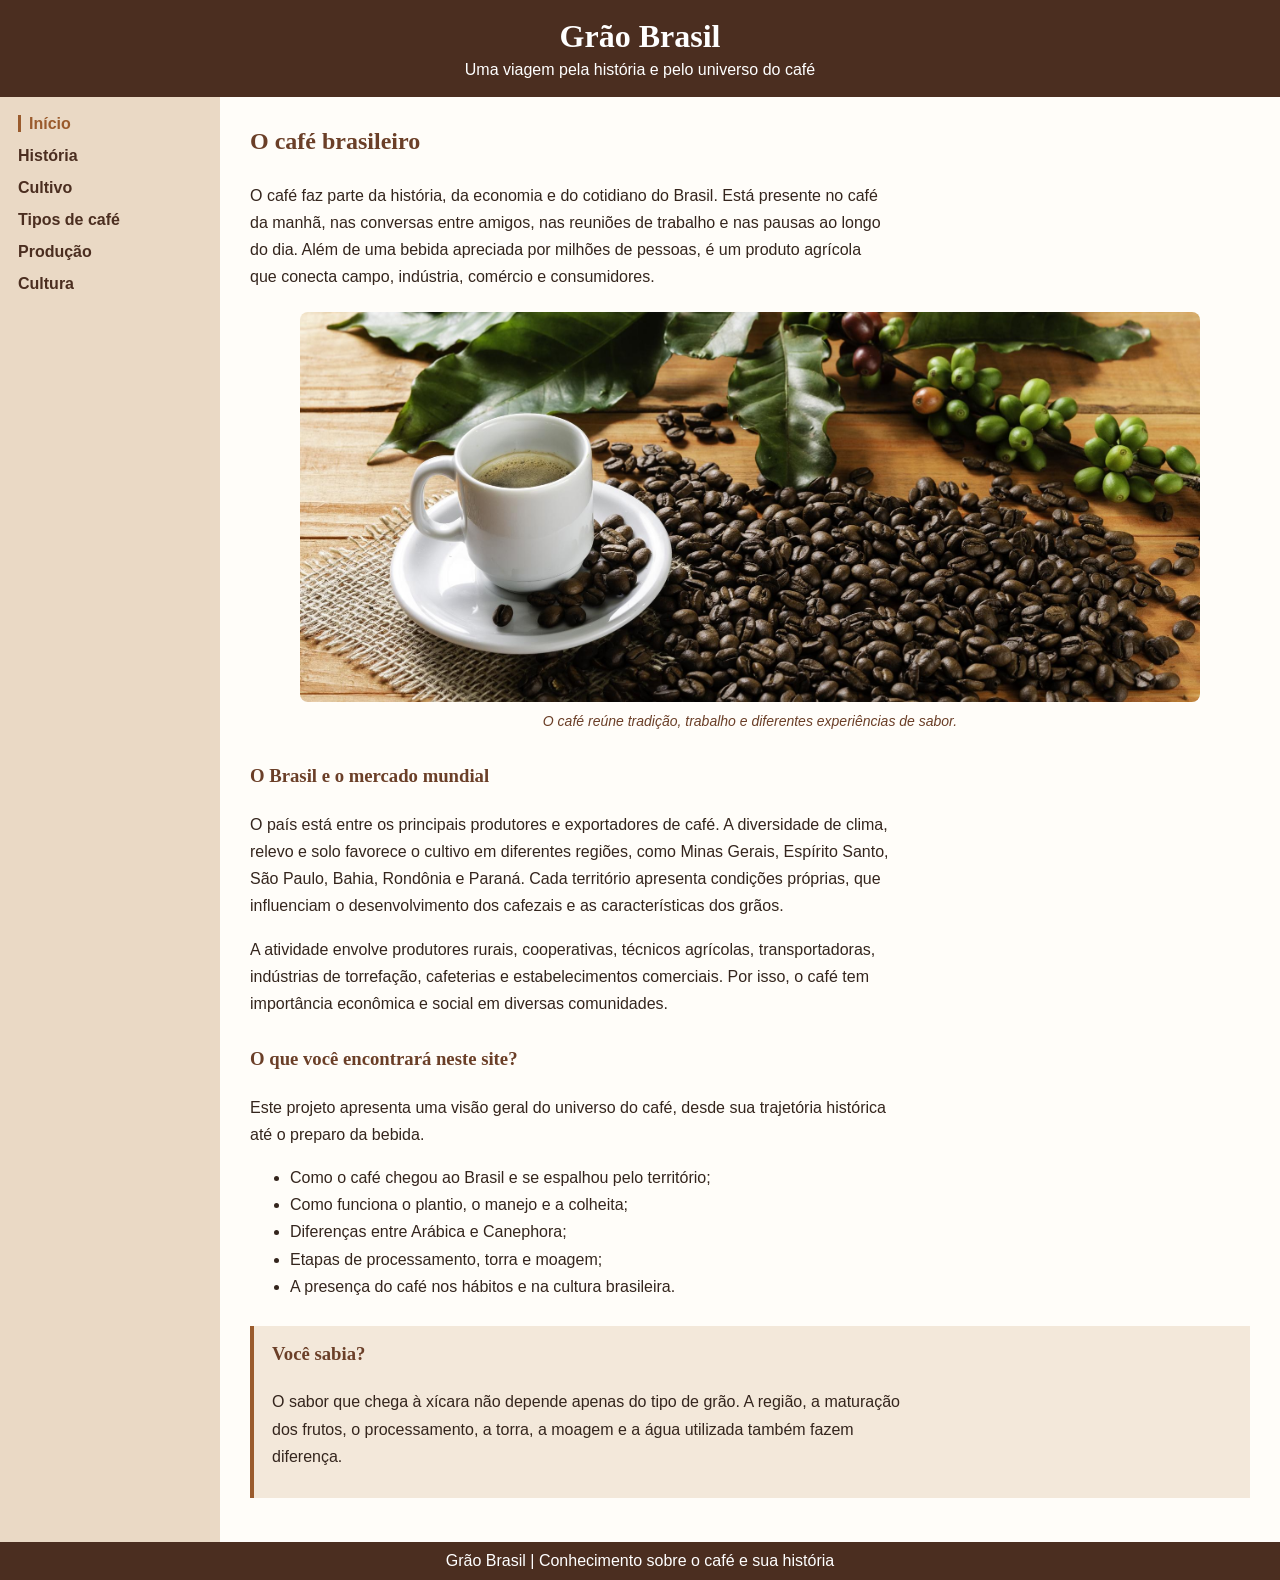
<file: html/index.html>
<!DOCTYPE html>
<html lang="pt-BR">
<head>
    <meta charset="UTF-8">
    <meta name="viewport" content="width=device-width, initial-scale=1.0">
    <title>Grão Brasil - Início</title>
    <link rel="stylesheet" href="../css/index.css">
</head>
<body>
    <header class="topo">
        <h1>Grão Brasil</h1>
        <p>Uma viagem pela história e pelo universo do café</p>
    </header>

    <nav class="menu" aria-label="Menu principal">
        <ul>
            <li><a href="index.html" aria-current="page">Início</a></li>
            <li><a href="historia.html">História</a></li>
            <li><a href="cultivo.html">Cultivo</a></li>
            <li><a href="tipos.html">Tipos de café</a></li>
            <li><a href="producao.html">Produção</a></li>
            <li><a href="cultura.html">Cultura</a></li>
        </ul>
    </nav>

    <main>
        <h2>O café brasileiro</h2>
        <p>O café faz parte da história, da economia e do cotidiano do Brasil. Está presente no café da manhã, nas conversas entre amigos, nas reuniões de trabalho e nas pausas ao longo do dia. Além de uma bebida apreciada por milhões de pessoas, é um produto agrícola que conecta campo, indústria, comércio e consumidores.</p>
        <figure>
            <img src="../img/cafe-brasileiro.jpg" alt="Xícara de café acompanhada de grãos torrados">
            <figcaption>O café reúne tradição, trabalho e diferentes experiências de sabor.</figcaption>
        </figure>
        <section>
            <h3>O Brasil e o mercado mundial</h3>
            <p>O país está entre os principais produtores e exportadores de café. A diversidade de clima, relevo e solo favorece o cultivo em diferentes regiões, como Minas Gerais, Espírito Santo, São Paulo, Bahia, Rondônia e Paraná. Cada território apresenta condições próprias, que influenciam o desenvolvimento dos cafezais e as características dos grãos.</p>
            <p>A atividade envolve produtores rurais, cooperativas, técnicos agrícolas, transportadoras, indústrias de torrefação, cafeterias e estabelecimentos comerciais. Por isso, o café tem importância econômica e social em diversas comunidades.</p>
        </section>
        <section>
            <h3>O que você encontrará neste site?</h3>
            <p>Este projeto apresenta uma visão geral do universo do café, desde sua trajetória histórica até o preparo da bebida.</p>
            <ul>
                <li>Como o café chegou ao Brasil e se espalhou pelo território;</li>
                <li>Como funciona o plantio, o manejo e a colheita;</li>
                <li>Diferenças entre Arábica e Canephora;</li>
                <li>Etapas de processamento, torra e moagem;</li>
                <li>A presença do café nos hábitos e na cultura brasileira.</li>
            </ul>
        </section>
        <aside>
            <h3>Você sabia?</h3>
            <p>O sabor que chega à xícara não depende apenas do tipo de grão. A região, a maturação dos frutos, o processamento, a torra, a moagem e a água utilizada também fazem diferença.</p>
        </aside>
    </main>

    <footer>
        <p>Grão Brasil | Conhecimento sobre o café e sua história</p>
    </footer>
</body>
</html>
</file>
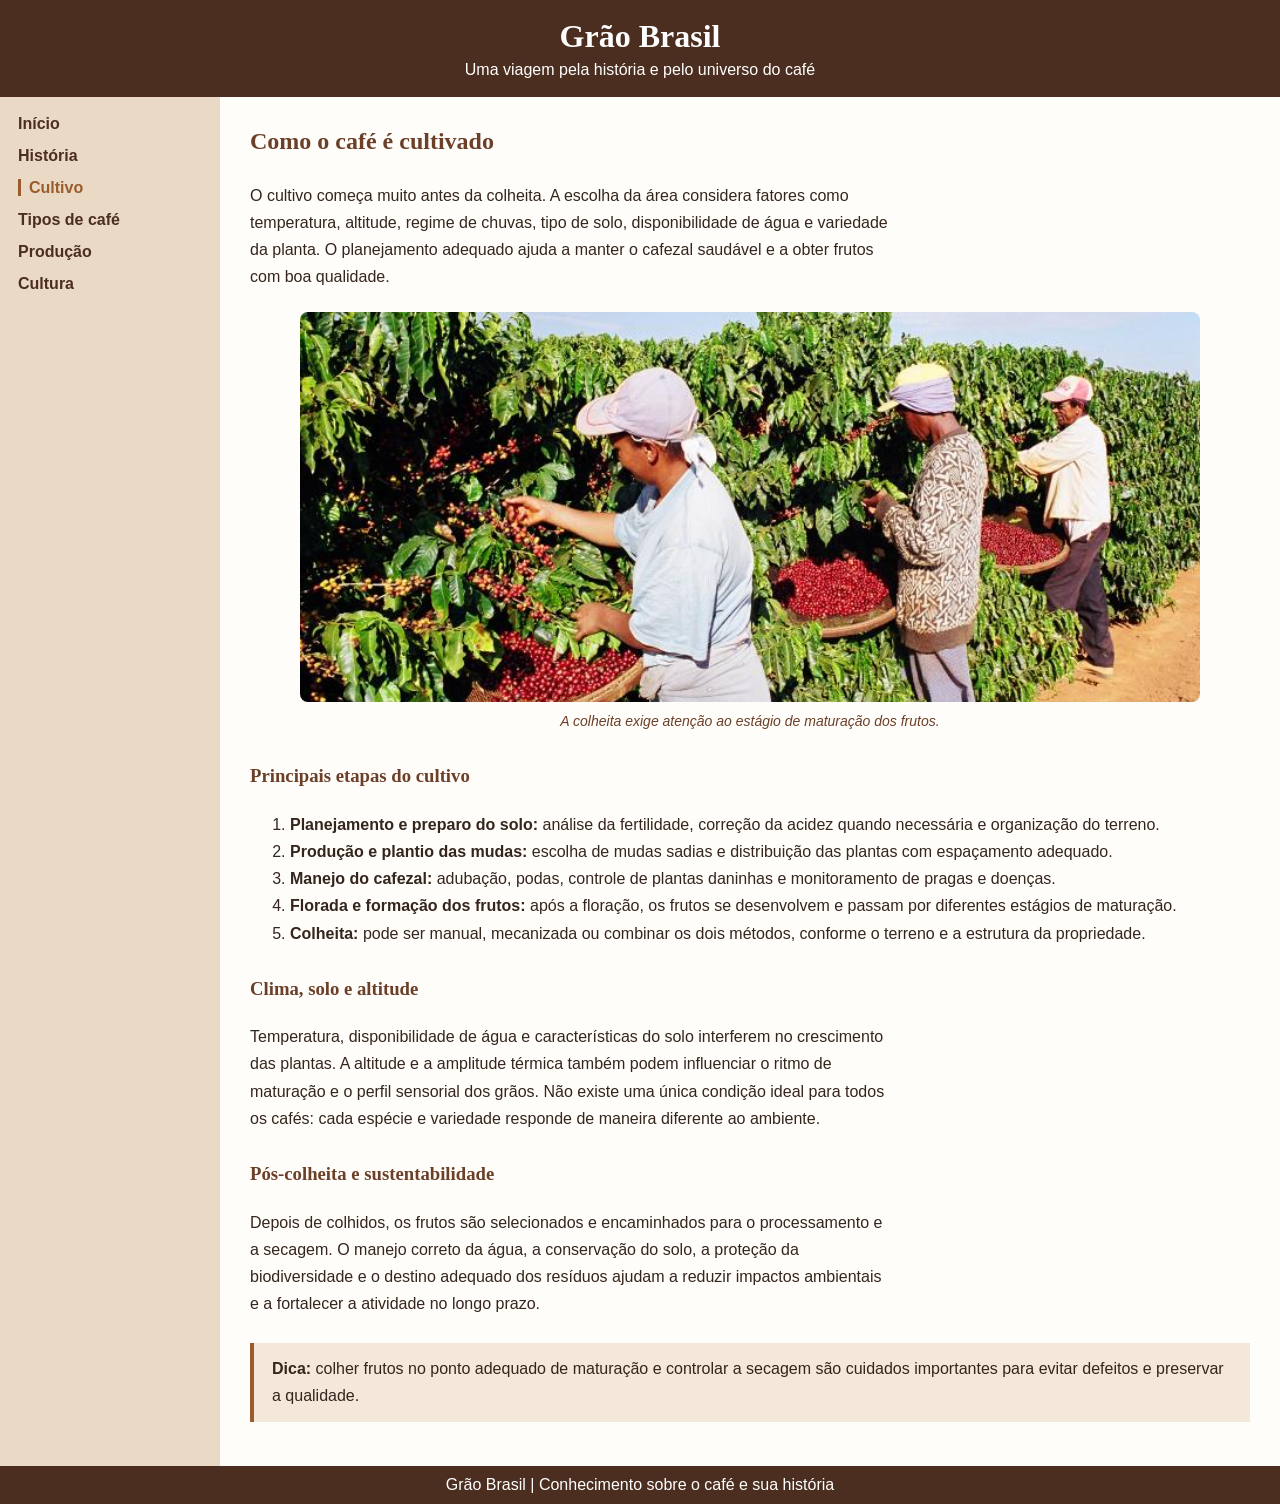
<file: html/cultivo.html>
<!DOCTYPE html>
<html lang="pt-BR">
<head>
    <meta charset="UTF-8">
    <meta name="viewport" content="width=device-width, initial-scale=1.0">
    <title>Grão Brasil - Cultivo</title>
    <link rel="stylesheet" href="../css/cultivo.css">
</head>
<body>
    <header class="topo">
        <h1>Grão Brasil</h1>
        <p>Uma viagem pela história e pelo universo do café</p>
    </header>

    <nav class="menu" aria-label="Menu principal">
        <ul>
            <li><a href="index.html">Início</a></li>
            <li><a href="historia.html">História</a></li>
            <li><a href="cultivo.html" aria-current="page">Cultivo</a></li>
            <li><a href="tipos.html">Tipos de café</a></li>
            <li><a href="producao.html">Produção</a></li>
            <li><a href="cultura.html">Cultura</a></li>
        </ul>
    </nav>

    <main>
        <h2>Como o café é cultivado</h2>
        <p>O cultivo começa muito antes da colheita. A escolha da área considera fatores como temperatura, altitude, regime de chuvas, tipo de solo, disponibilidade de água e variedade da planta. O planejamento adequado ajuda a manter o cafezal saudável e a obter frutos com boa qualidade.</p>
        <figure>
            <img src="../img/cultivo-colheita.jpg" alt="Trabalhadores realizando a colheita de frutos de café">
            <figcaption>A colheita exige atenção ao estágio de maturação dos frutos.</figcaption>
        </figure>
        <section>
            <h3>Principais etapas do cultivo</h3>
            <ol>
                <li><strong>Planejamento e preparo do solo:</strong> análise da fertilidade, correção da acidez quando necessária e organização do terreno.</li>
                <li><strong>Produção e plantio das mudas:</strong> escolha de mudas sadias e distribuição das plantas com espaçamento adequado.</li>
                <li><strong>Manejo do cafezal:</strong> adubação, podas, controle de plantas daninhas e monitoramento de pragas e doenças.</li>
                <li><strong>Florada e formação dos frutos:</strong> após a floração, os frutos se desenvolvem e passam por diferentes estágios de maturação.</li>
                <li><strong>Colheita:</strong> pode ser manual, mecanizada ou combinar os dois métodos, conforme o terreno e a estrutura da propriedade.</li>
            </ol>
        </section>
        <section>
            <h3>Clima, solo e altitude</h3>
            <p>Temperatura, disponibilidade de água e características do solo interferem no crescimento das plantas. A altitude e a amplitude térmica também podem influenciar o ritmo de maturação e o perfil sensorial dos grãos. Não existe uma única condição ideal para todos os cafés: cada espécie e variedade responde de maneira diferente ao ambiente.</p>
        </section>
        <section>
            <h3>Pós-colheita e sustentabilidade</h3>
            <p>Depois de colhidos, os frutos são selecionados e encaminhados para o processamento e a secagem. O manejo correto da água, a conservação do solo, a proteção da biodiversidade e o destino adequado dos resíduos ajudam a reduzir impactos ambientais e a fortalecer a atividade no longo prazo.</p>
        </section>
        <aside>
            <strong>Dica:</strong> colher frutos no ponto adequado de maturação e controlar a secagem são cuidados importantes para evitar defeitos e preservar a qualidade.
        </aside>
    </main>

    <footer>
        <p>Grão Brasil | Conhecimento sobre o café e sua história</p>
    </footer>
</body>
</html>
</file>
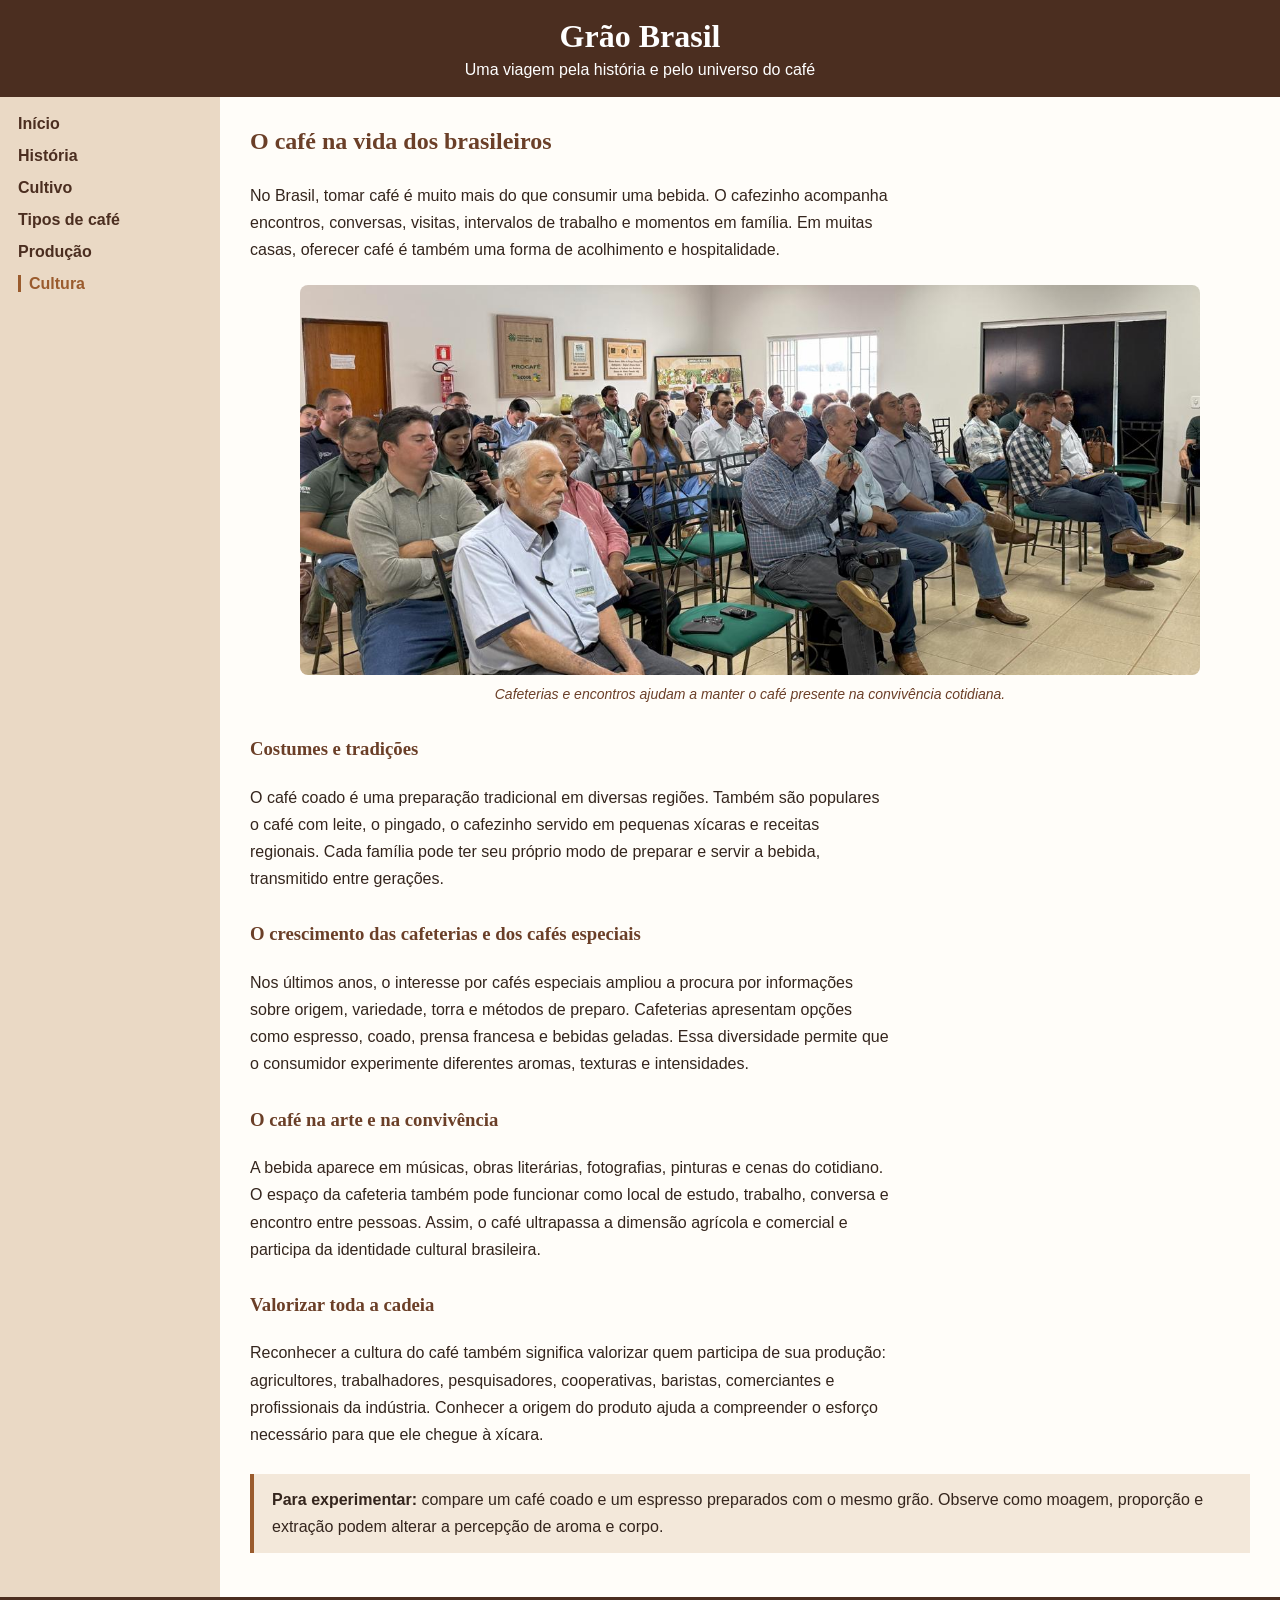
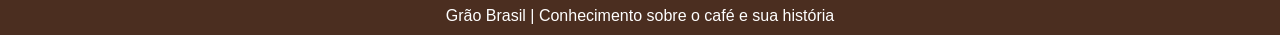
<file: html/cultura.html>
<!DOCTYPE html>
<html lang="pt-BR">
<head>
    <meta charset="UTF-8">
    <meta name="viewport" content="width=device-width, initial-scale=1.0">
    <title>Grão Brasil - Cultura</title>
    <link rel="stylesheet" href="../css/cultura.css">
</head>
<body>
    <header class="topo">
        <h1>Grão Brasil</h1>
        <p>Uma viagem pela história e pelo universo do café</p>
    </header>

    <nav class="menu" aria-label="Menu principal">
        <ul>
            <li><a href="index.html">Início</a></li>
            <li><a href="historia.html">História</a></li>
            <li><a href="cultivo.html">Cultivo</a></li>
            <li><a href="tipos.html">Tipos de café</a></li>
            <li><a href="producao.html">Produção</a></li>
            <li><a href="cultura.html" aria-current="page">Cultura</a></li>
        </ul>
    </nav>

    <main>
        <h2>O café na vida dos brasileiros</h2>
        <p>No Brasil, tomar café é muito mais do que consumir uma bebida. O cafezinho acompanha encontros, conversas, visitas, intervalos de trabalho e momentos em família. Em muitas casas, oferecer café é também uma forma de acolhimento e hospitalidade.</p>
        <figure>
            <img src="../img/cafe-cultura.jpg" alt="Pessoas reunidas em uma cafeteria">
            <figcaption>Cafeterias e encontros ajudam a manter o café presente na convivência cotidiana.</figcaption>
        </figure>
        <section>
            <h3>Costumes e tradições</h3>
            <p>O café coado é uma preparação tradicional em diversas regiões. Também são populares o café com leite, o pingado, o cafezinho servido em pequenas xícaras e receitas regionais. Cada família pode ter seu próprio modo de preparar e servir a bebida, transmitido entre gerações.</p>
        </section>
        <section>
            <h3>O crescimento das cafeterias e dos cafés especiais</h3>
            <p>Nos últimos anos, o interesse por cafés especiais ampliou a procura por informações sobre origem, variedade, torra e métodos de preparo. Cafeterias apresentam opções como espresso, coado, prensa francesa e bebidas geladas. Essa diversidade permite que o consumidor experimente diferentes aromas, texturas e intensidades.</p>
        </section>
        <section>
            <h3>O café na arte e na convivência</h3>
            <p>A bebida aparece em músicas, obras literárias, fotografias, pinturas e cenas do cotidiano. O espaço da cafeteria também pode funcionar como local de estudo, trabalho, conversa e encontro entre pessoas. Assim, o café ultrapassa a dimensão agrícola e comercial e participa da identidade cultural brasileira.</p>
        </section>
        <section>
            <h3>Valorizar toda a cadeia</h3>
            <p>Reconhecer a cultura do café também significa valorizar quem participa de sua produção: agricultores, trabalhadores, pesquisadores, cooperativas, baristas, comerciantes e profissionais da indústria. Conhecer a origem do produto ajuda a compreender o esforço necessário para que ele chegue à xícara.</p>
        </section>
        <aside>
            <strong>Para experimentar:</strong> compare um café coado e um espresso preparados com o mesmo grão. Observe como moagem, proporção e extração podem alterar a percepção de aroma e corpo.
        </aside>
    </main>

    <footer>
        <p>Grão Brasil | Conhecimento sobre o café e sua história</p>
    </footer>
</body>
</html>
</file>
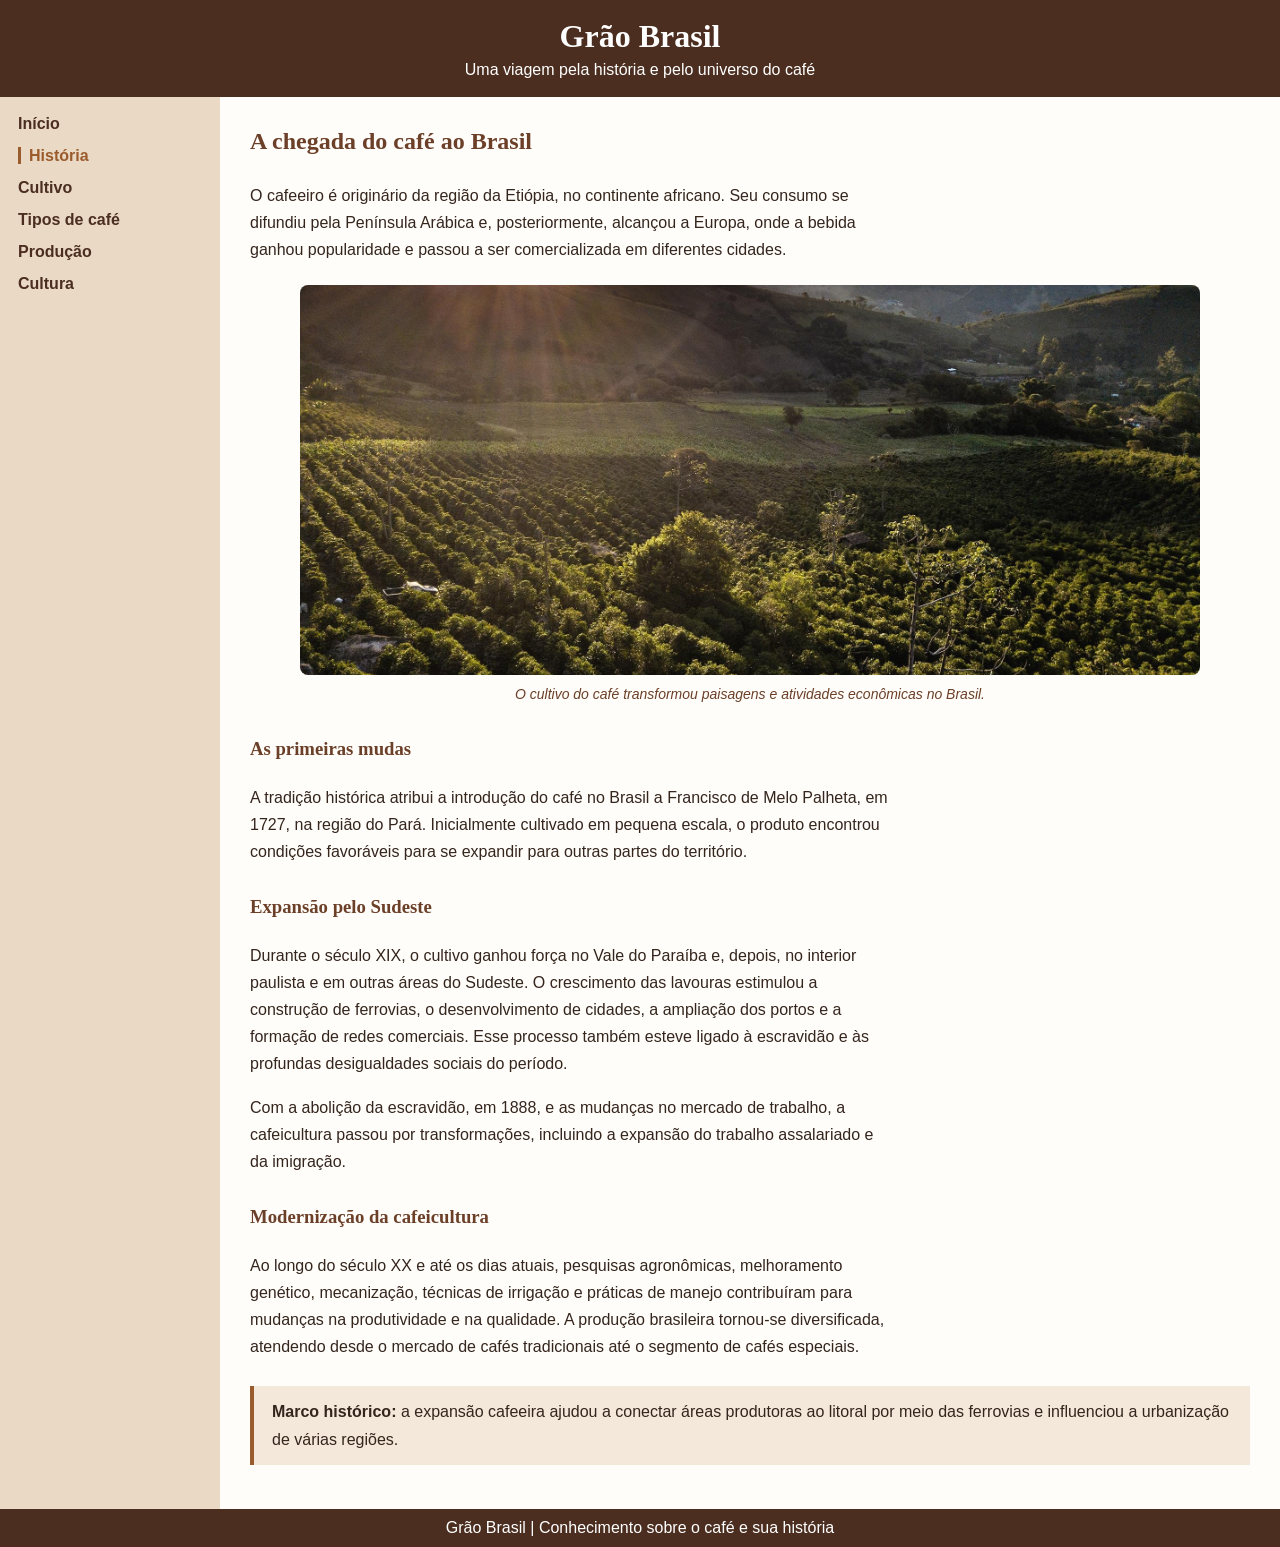
<file: html/historia.html>
<!DOCTYPE html>
<html lang="pt-BR">
<head>
    <meta charset="UTF-8">
    <meta name="viewport" content="width=device-width, initial-scale=1.0">
    <title>Grão Brasil - História</title>
    <link rel="stylesheet" href="../css/historia.css">
</head>
<body>
    <header class="topo">
        <h1>Grão Brasil</h1>
        <p>Uma viagem pela história e pelo universo do café</p>
    </header>

    <nav class="menu" aria-label="Menu principal">
        <ul>
            <li><a href="index.html">Início</a></li>
            <li><a href="historia.html" aria-current="page">História</a></li>
            <li><a href="cultivo.html">Cultivo</a></li>
            <li><a href="tipos.html">Tipos de café</a></li>
            <li><a href="producao.html">Produção</a></li>
            <li><a href="cultura.html">Cultura</a></li>
        </ul>
    </nav>

    <main>
        <h2>A chegada do café ao Brasil</h2>
        <p>O cafeeiro é originário da região da Etiópia, no continente africano. Seu consumo se difundiu pela Península Arábica e, posteriormente, alcançou a Europa, onde a bebida ganhou popularidade e passou a ser comercializada em diferentes cidades.</p>
        <figure>
            <img src="../img/plantacao-historia.jpg" alt="Cafezal em uma paisagem montanhosa">
            <figcaption>O cultivo do café transformou paisagens e atividades econômicas no Brasil.</figcaption>
        </figure>
        <section>
            <h3>As primeiras mudas</h3>
            <p>A tradição histórica atribui a introdução do café no Brasil a Francisco de Melo Palheta, em 1727, na região do Pará. Inicialmente cultivado em pequena escala, o produto encontrou condições favoráveis para se expandir para outras partes do território.</p>
        </section>
        <section>
            <h3>Expansão pelo Sudeste</h3>
            <p>Durante o século XIX, o cultivo ganhou força no Vale do Paraíba e, depois, no interior paulista e em outras áreas do Sudeste. O crescimento das lavouras estimulou a construção de ferrovias, o desenvolvimento de cidades, a ampliação dos portos e a formação de redes comerciais. Esse processo também esteve ligado à escravidão e às profundas desigualdades sociais do período.</p>
            <p>Com a abolição da escravidão, em 1888, e as mudanças no mercado de trabalho, a cafeicultura passou por transformações, incluindo a expansão do trabalho assalariado e da imigração.</p>
        </section>
        <section>
            <h3>Modernização da cafeicultura</h3>
            <p>Ao longo do século XX e até os dias atuais, pesquisas agronômicas, melhoramento genético, mecanização, técnicas de irrigação e práticas de manejo contribuíram para mudanças na produtividade e na qualidade. A produção brasileira tornou-se diversificada, atendendo desde o mercado de cafés tradicionais até o segmento de cafés especiais.</p>
        </section>
        <aside>
            <strong>Marco histórico:</strong> a expansão cafeeira ajudou a conectar áreas produtoras ao litoral por meio das ferrovias e influenciou a urbanização de várias regiões.
        </aside>
    </main>

    <footer>
        <p>Grão Brasil | Conhecimento sobre o café e sua história</p>
    </footer>
</body>
</html>
</file>
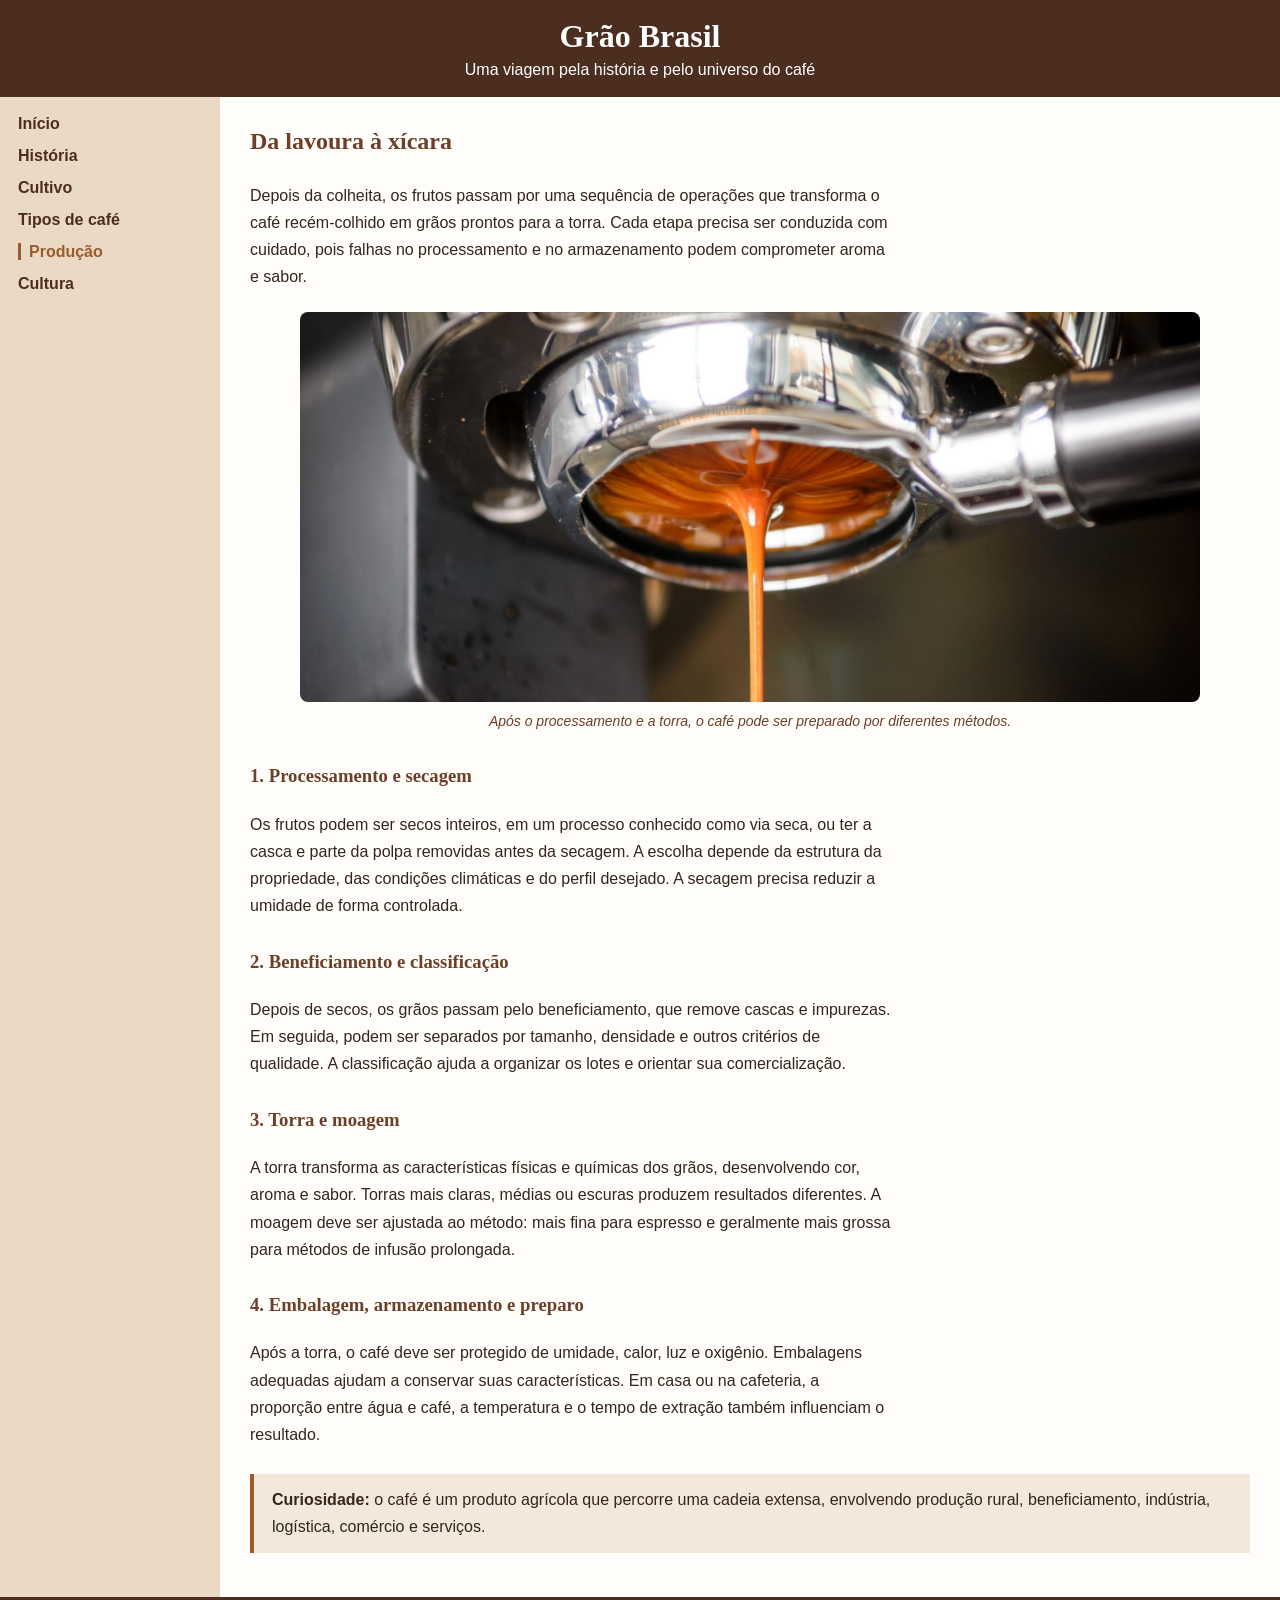
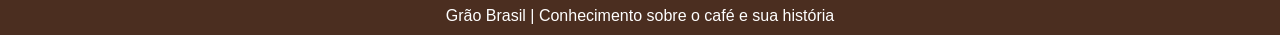
<file: html/producao.html>
<!DOCTYPE html>
<html lang="pt-BR">
<head>
    <meta charset="UTF-8">
    <meta name="viewport" content="width=device-width, initial-scale=1.0">
    <title>Grão Brasil - Produção</title>
    <link rel="stylesheet" href="../css/producao.css">
</head>
<body>
    <header class="topo">
        <h1>Grão Brasil</h1>
        <p>Uma viagem pela história e pelo universo do café</p>
    </header>

    <nav class="menu" aria-label="Menu principal">
        <ul>
            <li><a href="index.html">Início</a></li>
            <li><a href="historia.html">História</a></li>
            <li><a href="cultivo.html">Cultivo</a></li>
            <li><a href="tipos.html">Tipos de café</a></li>
            <li><a href="producao.html" aria-current="page">Produção</a></li>
            <li><a href="cultura.html">Cultura</a></li>
        </ul>
    </nav>

    <main>
        <h2>Da lavoura à xícara</h2>
        <p>Depois da colheita, os frutos passam por uma sequência de operações que transforma o café recém-colhido em grãos prontos para a torra. Cada etapa precisa ser conduzida com cuidado, pois falhas no processamento e no armazenamento podem comprometer aroma e sabor.</p>
        <figure>
            <img src="../img/torra-preparo.jpg" alt="Extração de café espresso em uma máquina">
            <figcaption>Após o processamento e a torra, o café pode ser preparado por diferentes métodos.</figcaption>
        </figure>
        <section>
            <h3>1. Processamento e secagem</h3>
            <p>Os frutos podem ser secos inteiros, em um processo conhecido como via seca, ou ter a casca e parte da polpa removidas antes da secagem. A escolha depende da estrutura da propriedade, das condições climáticas e do perfil desejado. A secagem precisa reduzir a umidade de forma controlada.</p>
        </section>
        <section>
            <h3>2. Beneficiamento e classificação</h3>
            <p>Depois de secos, os grãos passam pelo beneficiamento, que remove cascas e impurezas. Em seguida, podem ser separados por tamanho, densidade e outros critérios de qualidade. A classificação ajuda a organizar os lotes e orientar sua comercialização.</p>
        </section>
        <section>
            <h3>3. Torra e moagem</h3>
            <p>A torra transforma as características físicas e químicas dos grãos, desenvolvendo cor, aroma e sabor. Torras mais claras, médias ou escuras produzem resultados diferentes. A moagem deve ser ajustada ao método: mais fina para espresso e geralmente mais grossa para métodos de infusão prolongada.</p>
        </section>
        <section>
            <h3>4. Embalagem, armazenamento e preparo</h3>
            <p>Após a torra, o café deve ser protegido de umidade, calor, luz e oxigênio. Embalagens adequadas ajudam a conservar suas características. Em casa ou na cafeteria, a proporção entre água e café, a temperatura e o tempo de extração também influenciam o resultado.</p>
        </section>
        <aside>
            <strong>Curiosidade:</strong> o café é um produto agrícola que percorre uma cadeia extensa, envolvendo produção rural, beneficiamento, indústria, logística, comércio e serviços.
        </aside>
    </main>

    <footer>
        <p>Grão Brasil | Conhecimento sobre o café e sua história</p>
    </footer>
</body>
</html>
</file>
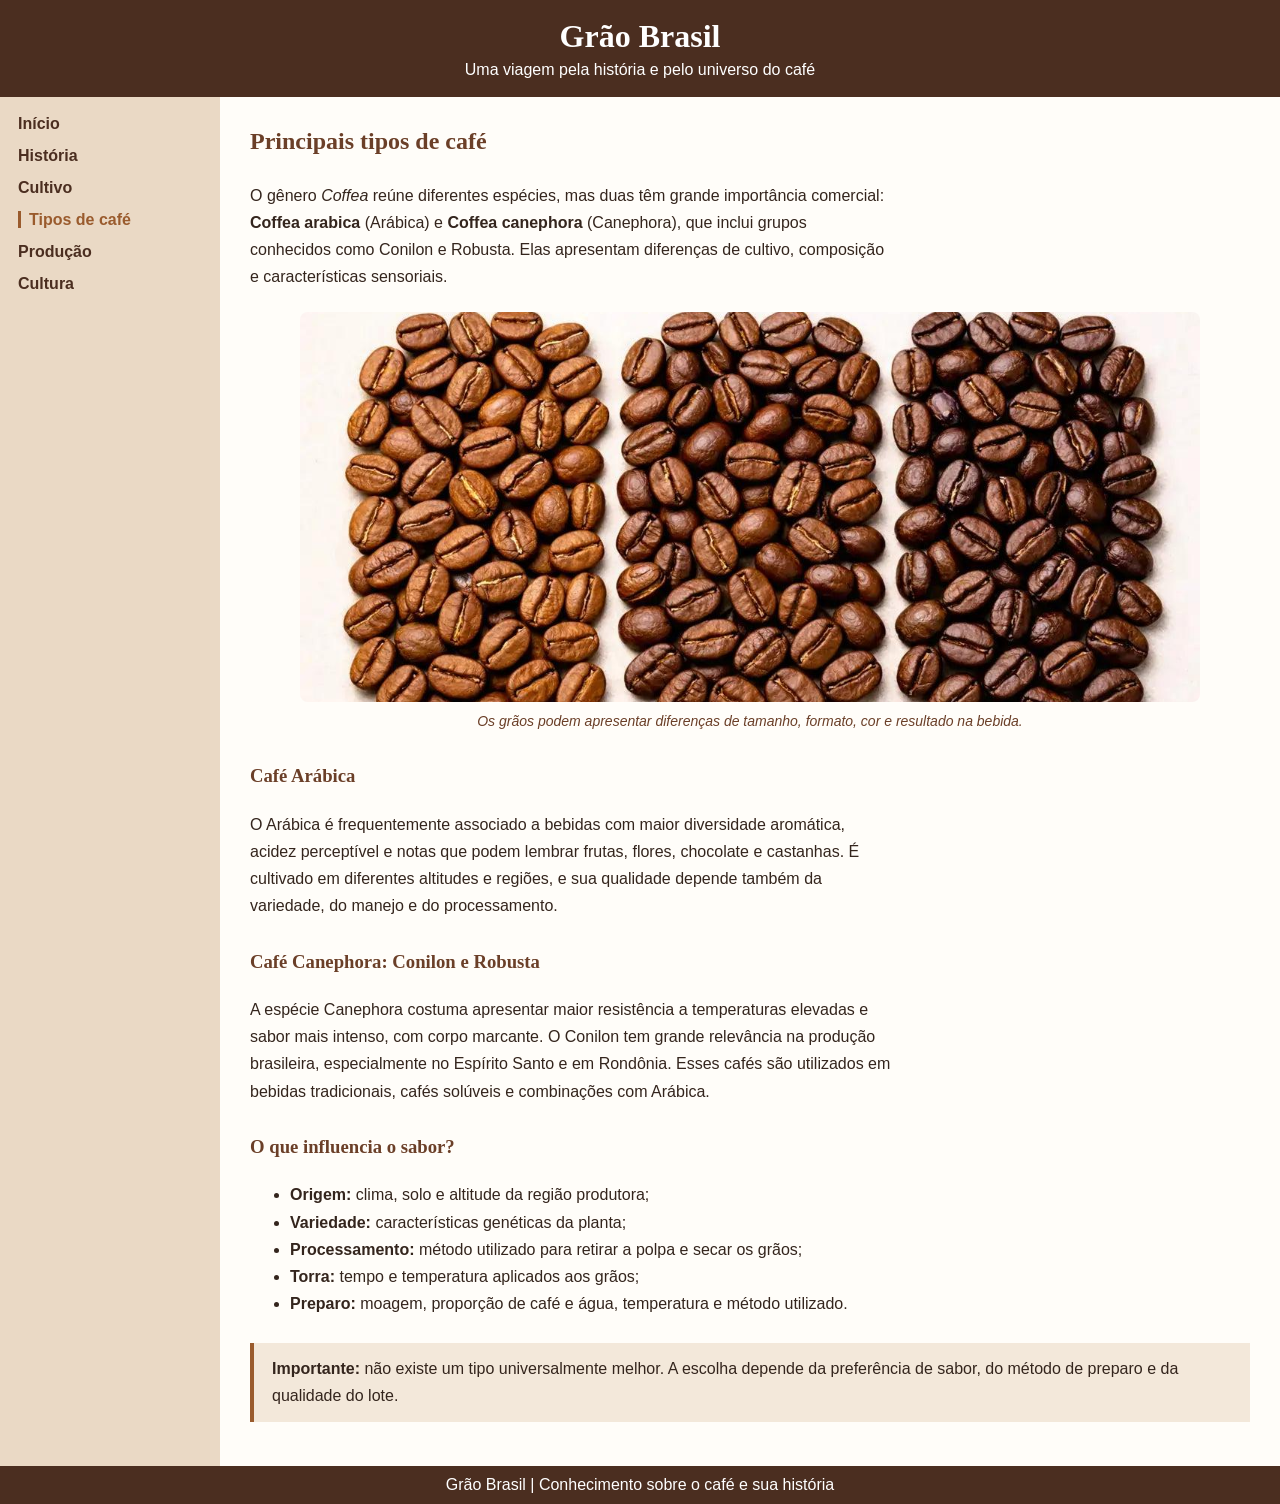
<file: html/tipos.html>
<!DOCTYPE html>
<html lang="pt-BR">
<head>
    <meta charset="UTF-8">
    <meta name="viewport" content="width=device-width, initial-scale=1.0">
    <title>Grão Brasil - Tipos de café</title>
    <link rel="stylesheet" href="../css/tipos.css">
</head>
<body>
    <header class="topo">
        <h1>Grão Brasil</h1>
        <p>Uma viagem pela história e pelo universo do café</p>
    </header>

    <nav class="menu" aria-label="Menu principal">
        <ul>
            <li><a href="index.html">Início</a></li>
            <li><a href="historia.html">História</a></li>
            <li><a href="cultivo.html">Cultivo</a></li>
            <li><a href="tipos.html" aria-current="page">Tipos de café</a></li>
            <li><a href="producao.html">Produção</a></li>
            <li><a href="cultura.html">Cultura</a></li>
        </ul>
    </nav>

    <main>
        <h2>Principais tipos de café</h2>
        <p>O gênero <em>Coffea</em> reúne diferentes espécies, mas duas têm grande importância comercial: <strong>Coffea arabica</strong> (Arábica) e <strong>Coffea canephora</strong> (Canephora), que inclui grupos conhecidos como Conilon e Robusta. Elas apresentam diferenças de cultivo, composição e características sensoriais.</p>
        <figure>
            <img src="../img/graos-arabica-robusta.jpg" alt="Grãos de café com diferentes níveis de torra e aparência">
            <figcaption>Os grãos podem apresentar diferenças de tamanho, formato, cor e resultado na bebida.</figcaption>
        </figure>
        <section>
            <h3>Café Arábica</h3>
            <p>O Arábica é frequentemente associado a bebidas com maior diversidade aromática, acidez perceptível e notas que podem lembrar frutas, flores, chocolate e castanhas. É cultivado em diferentes altitudes e regiões, e sua qualidade depende também da variedade, do manejo e do processamento.</p>
        </section>
        <section>
            <h3>Café Canephora: Conilon e Robusta</h3>
            <p>A espécie Canephora costuma apresentar maior resistência a temperaturas elevadas e sabor mais intenso, com corpo marcante. O Conilon tem grande relevância na produção brasileira, especialmente no Espírito Santo e em Rondônia. Esses cafés são utilizados em bebidas tradicionais, cafés solúveis e combinações com Arábica.</p>
        </section>
        <section>
            <h3>O que influencia o sabor?</h3>
            <ul>
                <li><strong>Origem:</strong> clima, solo e altitude da região produtora;</li>
                <li><strong>Variedade:</strong> características genéticas da planta;</li>
                <li><strong>Processamento:</strong> método utilizado para retirar a polpa e secar os grãos;</li>
                <li><strong>Torra:</strong> tempo e temperatura aplicados aos grãos;</li>
                <li><strong>Preparo:</strong> moagem, proporção de café e água, temperatura e método utilizado.</li>
            </ul>
        </section>
        <aside>
            <strong>Importante:</strong> não existe um tipo universalmente melhor. A escolha depende da preferência de sabor, do método de preparo e da qualidade do lote.
        </aside>
    </main>

    <footer>
        <p>Grão Brasil | Conhecimento sobre o café e sua história</p>
    </footer>
</body>
</html>
</file>
<file: css/index.css>
* {
    box-sizing: border-box;
}

body {
    margin: 0;
    font-family: Arial, Helvetica, sans-serif;
    background-color: #f7f1e8;
    color: #34251d;
    min-height: 100vh;
    display: grid;
    grid-template-columns: 220px 1fr;
    grid-template-rows: auto 1fr auto;
    grid-template-areas:
        "topo topo"
        "menu conteudo"
        "rodape rodape";
}

/* Cabeçalho */
.topo {
    grid-area: topo;
    background-color: #4b2e20;
    color: white;
    padding: 18px;
    text-align: center;
}

.topo h1 {
    margin: 0;
    font-family: Georgia, "Times New Roman", serif;
}

.topo p {
    margin: 6px 0 0;
}

/* Menu */
.menu {
    grid-area: menu;
    background-color: #ead9c5;
    padding: 18px;
}

.menu ul {
    list-style: none;
    padding: 0;
    margin: 0;
}

.menu li {
    margin-bottom: 14px;
}

.menu a {
    color: #4b2e20;
    text-decoration: none;
    font-weight: bold;
}

.menu a:hover {
    text-decoration: underline;
    color: #9a5b2d;
}

.menu a[aria-current="page"] {
    color: #9a5b2d;
    border-left: 3px solid #9a5b2d;
    padding-left: 8px;
}

a:focus-visible {
    outline: 3px solid #9a5b2d;
    outline-offset: 2px;
}

/* Conteúdo */
main {
    grid-area: conteudo;
    padding: 24px 30px;
    background-color: #fffdf9;
    line-height: 1.7;
}

main h2,
main h3 {
    font-family: Georgia, "Times New Roman", serif;
    color: #6b3f28;
}

main h2 {
    margin-top: 0;
}

main p,
main li {
    font-size: 16px;
}

main p {
    max-width: 72ch;
}

main section {
    margin: 26px 0;
}

main figure {
    margin: 22px auto;
    max-width: 900px;
    text-align: center;
}

main figure img {
    display: block;
    width: 100%;
    max-height: 390px;
    object-fit: cover;
    border-radius: 8px;
}

main figcaption {
    margin-top: 8px;
    color: #6b3f28;
    font-size: 14px;
    font-style: italic;
}

main aside {
    background: #f3e8da;
    border-left: 4px solid #9a5b2d;
    padding: 12px 18px;
    margin: 20px 0;
}

main aside h3 {
    margin-top: 0;
}

/* Rodapé */
footer {
    grid-area: rodape;
    background-color: #4b2e20;
    color: white;
    padding: 10px;
    text-align: center;
}

footer p {
    margin: 0;
}
</file>
<file: css/cultivo.css>
* {
    box-sizing: border-box;
}

body {
    margin: 0;
    font-family: Arial, Helvetica, sans-serif;
    background-color: #f7f1e8;
    color: #34251d;
    min-height: 100vh;
    display: grid;
    grid-template-columns: 220px 1fr;
    grid-template-rows: auto 1fr auto;
    grid-template-areas:
        "topo topo"
        "menu conteudo"
        "rodape rodape";
}

/* Cabeçalho */
.topo {
    grid-area: topo;
    background-color: #4b2e20;
    color: white;
    padding: 18px;
    text-align: center;
}

.topo h1 {
    margin: 0;
    font-family: Georgia, "Times New Roman", serif;
}

.topo p {
    margin: 6px 0 0;
}

/* Menu */
.menu {
    grid-area: menu;
    background-color: #ead9c5;
    padding: 18px;
}

.menu ul {
    list-style: none;
    padding: 0;
    margin: 0;
}

.menu li {
    margin-bottom: 14px;
}

.menu a {
    color: #4b2e20;
    text-decoration: none;
    font-weight: bold;
}

.menu a:hover {
    text-decoration: underline;
    color: #9a5b2d;
}

.menu a[aria-current="page"] {
    color: #9a5b2d;
    border-left: 3px solid #9a5b2d;
    padding-left: 8px;
}

a:focus-visible {
    outline: 3px solid #9a5b2d;
    outline-offset: 2px;
}

/* Conteúdo */
main {
    grid-area: conteudo;
    padding: 24px 30px;
    background-color: #fffdf9;
    line-height: 1.7;
}

main h2,
main h3 {
    font-family: Georgia, "Times New Roman", serif;
    color: #6b3f28;
}

main h2 {
    margin-top: 0;
}

main p,
main li {
    font-size: 16px;
}

main p {
    max-width: 72ch;
}

main section {
    margin: 26px 0;
}

main figure {
    margin: 22px auto;
    max-width: 900px;
    text-align: center;
}

main figure img {
    display: block;
    width: 100%;
    max-height: 390px;
    object-fit: cover;
    border-radius: 8px;
}

main figcaption {
    margin-top: 8px;
    color: #6b3f28;
    font-size: 14px;
    font-style: italic;
}

main aside {
    background: #f3e8da;
    border-left: 4px solid #9a5b2d;
    padding: 12px 18px;
    margin: 20px 0;
}

main aside h3 {
    margin-top: 0;
}

/* Rodapé */
footer {
    grid-area: rodape;
    background-color: #4b2e20;
    color: white;
    padding: 10px;
    text-align: center;
}

footer p {
    margin: 0;
}
</file>
<file: css/cultura.css>
* {
    box-sizing: border-box;
}

body {
    margin: 0;
    font-family: Arial, Helvetica, sans-serif;
    background-color: #f7f1e8;
    color: #34251d;
    min-height: 100vh;
    display: grid;
    grid-template-columns: 220px 1fr;
    grid-template-rows: auto 1fr auto;
    grid-template-areas:
        "topo topo"
        "menu conteudo"
        "rodape rodape";
}

/* Cabeçalho */
.topo {
    grid-area: topo;
    background-color: #4b2e20;
    color: white;
    padding: 18px;
    text-align: center;
}

.topo h1 {
    margin: 0;
    font-family: Georgia, "Times New Roman", serif;
}

.topo p {
    margin: 6px 0 0;
}

/* Menu */
.menu {
    grid-area: menu;
    background-color: #ead9c5;
    padding: 18px;
}

.menu ul {
    list-style: none;
    padding: 0;
    margin: 0;
}

.menu li {
    margin-bottom: 14px;
}

.menu a {
    color: #4b2e20;
    text-decoration: none;
    font-weight: bold;
}

.menu a:hover {
    text-decoration: underline;
    color: #9a5b2d;
}

.menu a[aria-current="page"] {
    color: #9a5b2d;
    border-left: 3px solid #9a5b2d;
    padding-left: 8px;
}

a:focus-visible {
    outline: 3px solid #9a5b2d;
    outline-offset: 2px;
}

/* Conteúdo */
main {
    grid-area: conteudo;
    padding: 24px 30px;
    background-color: #fffdf9;
    line-height: 1.7;
}

main h2,
main h3 {
    font-family: Georgia, "Times New Roman", serif;
    color: #6b3f28;
}

main h2 {
    margin-top: 0;
}

main p,
main li {
    font-size: 16px;
}

main p {
    max-width: 72ch;
}

main section {
    margin: 26px 0;
}

main figure {
    margin: 22px auto;
    max-width: 900px;
    text-align: center;
}

main figure img {
    display: block;
    width: 100%;
    max-height: 390px;
    object-fit: cover;
    border-radius: 8px;
}

main figcaption {
    margin-top: 8px;
    color: #6b3f28;
    font-size: 14px;
    font-style: italic;
}

main aside {
    background: #f3e8da;
    border-left: 4px solid #9a5b2d;
    padding: 12px 18px;
    margin: 20px 0;
}

main aside h3 {
    margin-top: 0;
}

/* Rodapé */
footer {
    grid-area: rodape;
    background-color: #4b2e20;
    color: white;
    padding: 10px;
    text-align: center;
}

footer p {
    margin: 0;
}
</file>
<file: css/historia.css>
* {
    box-sizing: border-box;
}

body {
    margin: 0;
    font-family: Arial, Helvetica, sans-serif;
    background-color: #f7f1e8;
    color: #34251d;
    min-height: 100vh;
    display: grid;
    grid-template-columns: 220px 1fr;
    grid-template-rows: auto 1fr auto;
    grid-template-areas:
        "topo topo"
        "menu conteudo"
        "rodape rodape";
}

/* Cabeçalho */
.topo {
    grid-area: topo;
    background-color: #4b2e20;
    color: white;
    padding: 18px;
    text-align: center;
}

.topo h1 {
    margin: 0;
    font-family: Georgia, "Times New Roman", serif;
}

.topo p {
    margin: 6px 0 0;
}

/* Menu */
.menu {
    grid-area: menu;
    background-color: #ead9c5;
    padding: 18px;
}

.menu ul {
    list-style: none;
    padding: 0;
    margin: 0;
}

.menu li {
    margin-bottom: 14px;
}

.menu a {
    color: #4b2e20;
    text-decoration: none;
    font-weight: bold;
}

.menu a:hover {
    text-decoration: underline;
    color: #9a5b2d;
}

.menu a[aria-current="page"] {
    color: #9a5b2d;
    border-left: 3px solid #9a5b2d;
    padding-left: 8px;
}

a:focus-visible {
    outline: 3px solid #9a5b2d;
    outline-offset: 2px;
}

/* Conteúdo */
main {
    grid-area: conteudo;
    padding: 24px 30px;
    background-color: #fffdf9;
    line-height: 1.7;
}

main h2,
main h3 {
    font-family: Georgia, "Times New Roman", serif;
    color: #6b3f28;
}

main h2 {
    margin-top: 0;
}

main p,
main li {
    font-size: 16px;
}

main p {
    max-width: 72ch;
}

main section {
    margin: 26px 0;
}

main figure {
    margin: 22px auto;
    max-width: 900px;
    text-align: center;
}

main figure img {
    display: block;
    width: 100%;
    max-height: 390px;
    object-fit: cover;
    border-radius: 8px;
}

main figcaption {
    margin-top: 8px;
    color: #6b3f28;
    font-size: 14px;
    font-style: italic;
}

main aside {
    background: #f3e8da;
    border-left: 4px solid #9a5b2d;
    padding: 12px 18px;
    margin: 20px 0;
}

main aside h3 {
    margin-top: 0;
}

/* Rodapé */
footer {
    grid-area: rodape;
    background-color: #4b2e20;
    color: white;
    padding: 10px;
    text-align: center;
}

footer p {
    margin: 0;
}
</file>
<file: css/producao.css>
* {
    box-sizing: border-box;
}

body {
    margin: 0;
    font-family: Arial, Helvetica, sans-serif;
    background-color: #f7f1e8;
    color: #34251d;
    min-height: 100vh;
    display: grid;
    grid-template-columns: 220px 1fr;
    grid-template-rows: auto 1fr auto;
    grid-template-areas:
        "topo topo"
        "menu conteudo"
        "rodape rodape";
}

/* Cabeçalho */
.topo {
    grid-area: topo;
    background-color: #4b2e20;
    color: white;
    padding: 18px;
    text-align: center;
}

.topo h1 {
    margin: 0;
    font-family: Georgia, "Times New Roman", serif;
}

.topo p {
    margin: 6px 0 0;
}

/* Menu */
.menu {
    grid-area: menu;
    background-color: #ead9c5;
    padding: 18px;
}

.menu ul {
    list-style: none;
    padding: 0;
    margin: 0;
}

.menu li {
    margin-bottom: 14px;
}

.menu a {
    color: #4b2e20;
    text-decoration: none;
    font-weight: bold;
}

.menu a:hover {
    text-decoration: underline;
    color: #9a5b2d;
}

.menu a[aria-current="page"] {
    color: #9a5b2d;
    border-left: 3px solid #9a5b2d;
    padding-left: 8px;
}

a:focus-visible {
    outline: 3px solid #9a5b2d;
    outline-offset: 2px;
}

/* Conteúdo */
main {
    grid-area: conteudo;
    padding: 24px 30px;
    background-color: #fffdf9;
    line-height: 1.7;
}

main h2,
main h3 {
    font-family: Georgia, "Times New Roman", serif;
    color: #6b3f28;
}

main h2 {
    margin-top: 0;
}

main p,
main li {
    font-size: 16px;
}

main p {
    max-width: 72ch;
}

main section {
    margin: 26px 0;
}

main figure {
    margin: 22px auto;
    max-width: 900px;
    text-align: center;
}

main figure img {
    display: block;
    width: 100%;
    max-height: 390px;
    object-fit: cover;
    border-radius: 8px;
}

main figcaption {
    margin-top: 8px;
    color: #6b3f28;
    font-size: 14px;
    font-style: italic;
}

main aside {
    background: #f3e8da;
    border-left: 4px solid #9a5b2d;
    padding: 12px 18px;
    margin: 20px 0;
}

main aside h3 {
    margin-top: 0;
}

/* Rodapé */
footer {
    grid-area: rodape;
    background-color: #4b2e20;
    color: white;
    padding: 10px;
    text-align: center;
}

footer p {
    margin: 0;
}
</file>
<file: css/tipos.css>
* {
    box-sizing: border-box;
}

body {
    margin: 0;
    font-family: Arial, Helvetica, sans-serif;
    background-color: #f7f1e8;
    color: #34251d;
    min-height: 100vh;
    display: grid;
    grid-template-columns: 220px 1fr;
    grid-template-rows: auto 1fr auto;
    grid-template-areas:
        "topo topo"
        "menu conteudo"
        "rodape rodape";
}

/* Cabeçalho */
.topo {
    grid-area: topo;
    background-color: #4b2e20;
    color: white;
    padding: 18px;
    text-align: center;
}

.topo h1 {
    margin: 0;
    font-family: Georgia, "Times New Roman", serif;
}

.topo p {
    margin: 6px 0 0;
}

/* Menu */
.menu {
    grid-area: menu;
    background-color: #ead9c5;
    padding: 18px;
}

.menu ul {
    list-style: none;
    padding: 0;
    margin: 0;
}

.menu li {
    margin-bottom: 14px;
}

.menu a {
    color: #4b2e20;
    text-decoration: none;
    font-weight: bold;
}

.menu a:hover {
    text-decoration: underline;
    color: #9a5b2d;
}

.menu a[aria-current="page"] {
    color: #9a5b2d;
    border-left: 3px solid #9a5b2d;
    padding-left: 8px;
}

a:focus-visible {
    outline: 3px solid #9a5b2d;
    outline-offset: 2px;
}

/* Conteúdo */
main {
    grid-area: conteudo;
    padding: 24px 30px;
    background-color: #fffdf9;
    line-height: 1.7;
}

main h2,
main h3 {
    font-family: Georgia, "Times New Roman", serif;
    color: #6b3f28;
}

main h2 {
    margin-top: 0;
}

main p,
main li {
    font-size: 16px;
}

main p {
    max-width: 72ch;
}

main section {
    margin: 26px 0;
}

main figure {
    margin: 22px auto;
    max-width: 900px;
    text-align: center;
}

main figure img {
    display: block;
    width: 100%;
    max-height: 390px;
    object-fit: cover;
    border-radius: 8px;
}

main figcaption {
    margin-top: 8px;
    color: #6b3f28;
    font-size: 14px;
    font-style: italic;
}

main aside {
    background: #f3e8da;
    border-left: 4px solid #9a5b2d;
    padding: 12px 18px;
    margin: 20px 0;
}

main aside h3 {
    margin-top: 0;
}

/* Rodapé */
footer {
    grid-area: rodape;
    background-color: #4b2e20;
    color: white;
    padding: 10px;
    text-align: center;
}

footer p {
    margin: 0;
}
</file>
